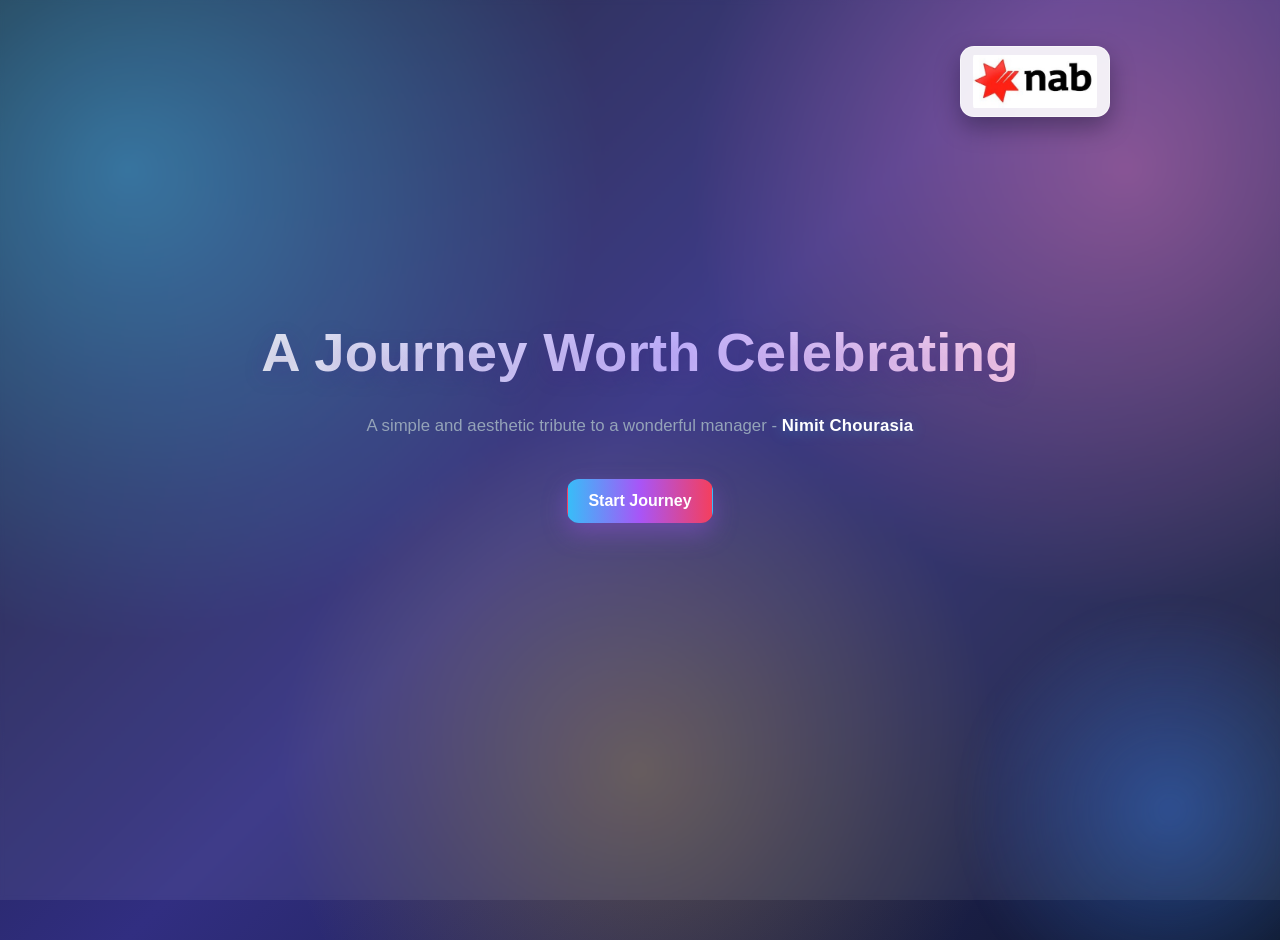
<file: index.html>
<!DOCTYPE html>
<html lang="en">
<head>
  <meta charset="UTF-8" />
  <meta name="viewport" content="width=device-width, initial-scale=1.0" />
  <title>Farewell Nimit Chourasia</title>
  <link rel="stylesheet" href="css/style.css" />
</head>
<body class="page-intro">
  <div class="bg-blur"></div>
  <main class="container hero">
    <img src="nab-logo.jpg" alt="NAB logo" class="intro-logo" />
    <h1>A Journey Worth Celebrating</h1>
    <p class="subtitle">
      A simple and aesthetic tribute to a wonderful manager -
      <span class="name-highlight">Nimit Chourasia</span>
    </p>

    <div class="button-row">
      <a class="btn btn-primary" href="memories.html">Start Journey</a>
    </div>
  </main>
</body>
</html>
</file>
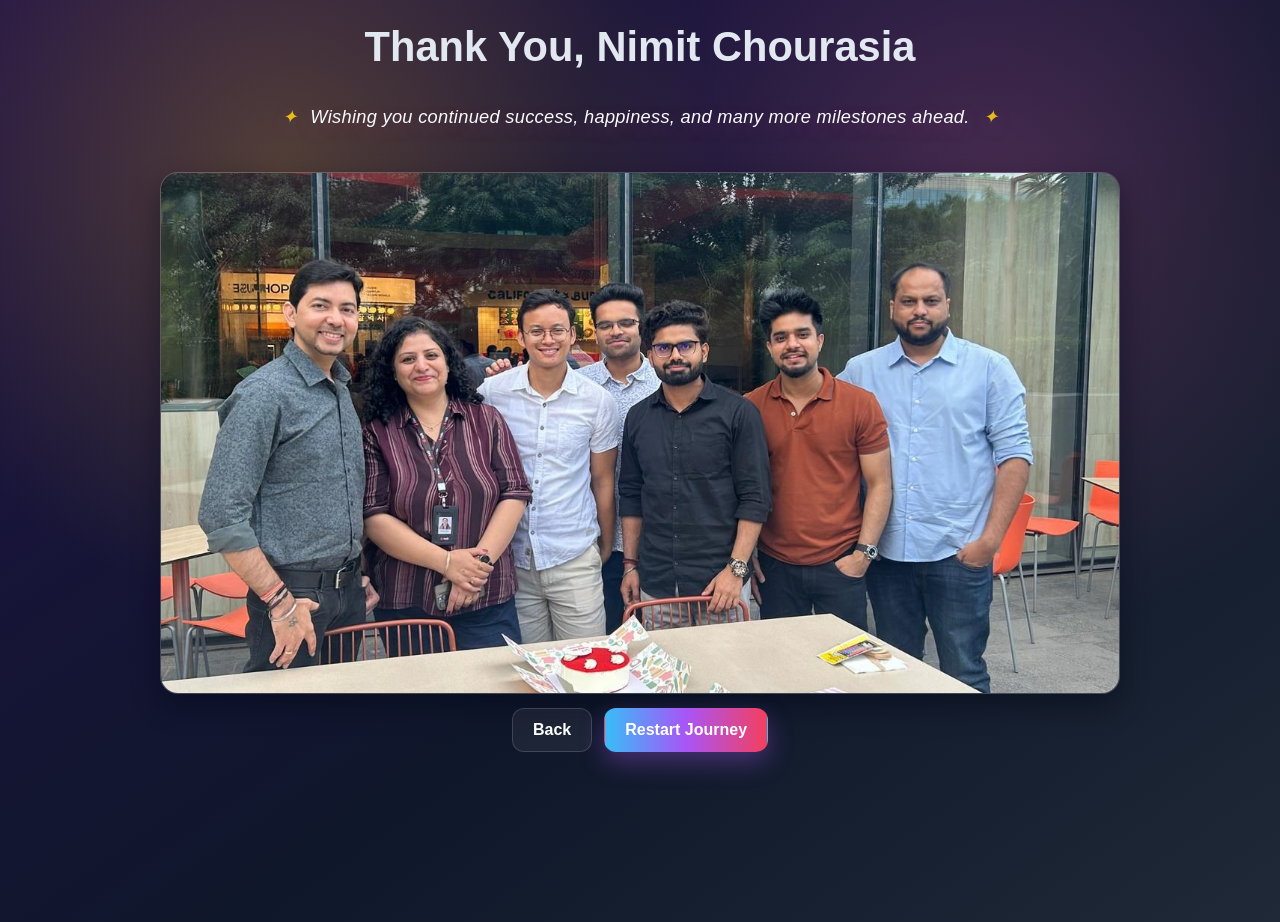
<file: final-thanks.html>
<!DOCTYPE html>
<html lang="en">
<head>
  <meta charset="UTF-8" />
  <meta name="viewport" content="width=device-width, initial-scale=1.0" />
  <title>Final Thanks - Nimit Chourasia</title>
  <link rel="stylesheet" href="css/style.css" />
</head>
<body class="page-final">
  <main class="container">
    <section class="hero final-hero">
      <h2>Thank You, Nimit Chourasia</h2>
      <p class="subtitle final-wish">
        Wishing you continued success, happiness, and many more milestones ahead.
      </p>
    </section>

    <section class="farewell-photo-wrap">
      <img src="Image.jpg" alt="Farewell memory with Nimit Chourasia" class="farewell-photo" />
    </section>

    <div class="button-row mt">
      <a class="btn btn-secondary" href="future-question.html">Back</a>
      <a class="btn btn-primary" href="index.html">Restart Journey</a>
    </div>
  </main>
</body>
</html>
</file>
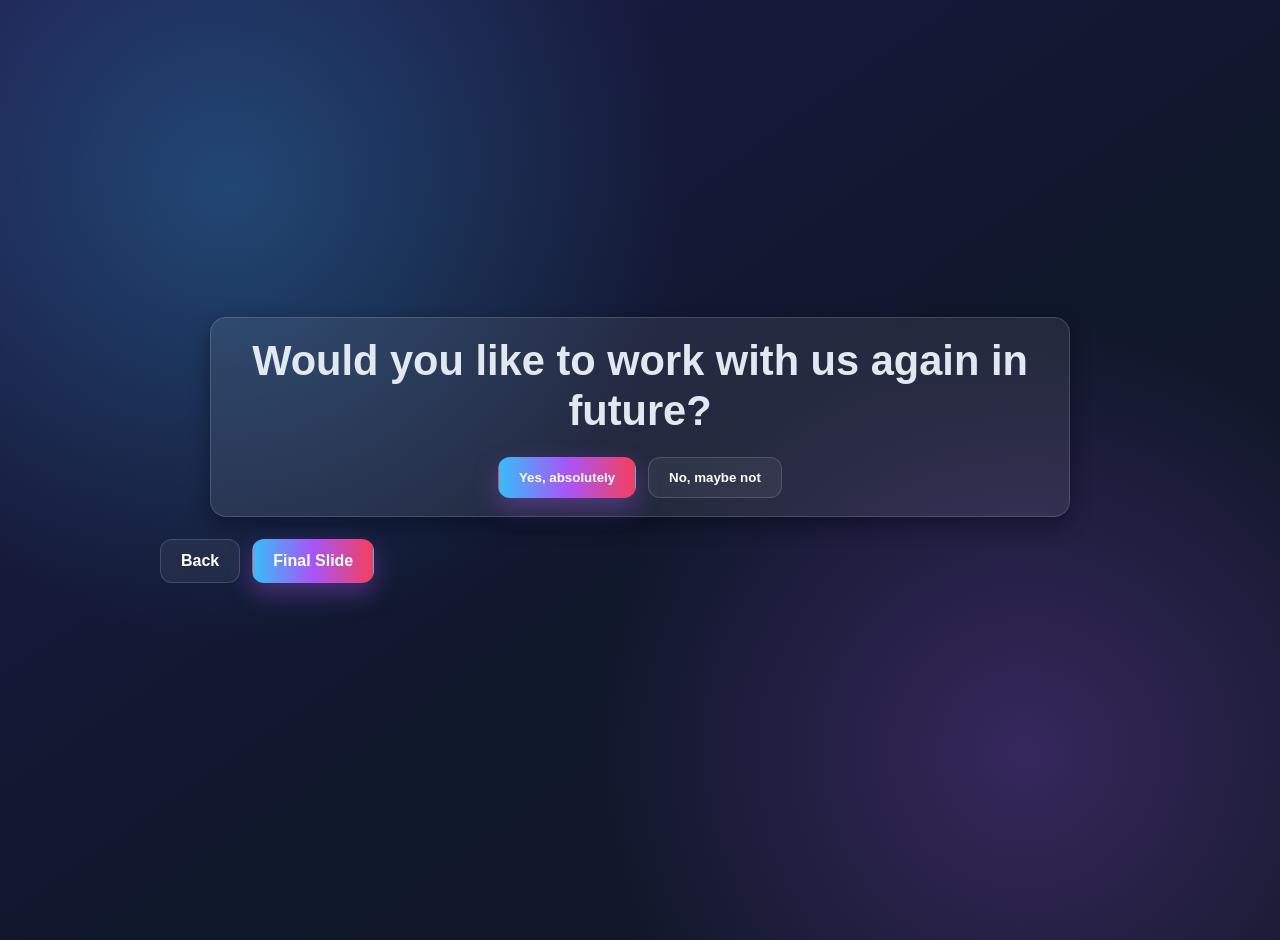
<file: future-question.html>
<!DOCTYPE html>
<html lang="en">
<head>
  <meta charset="UTF-8" />
  <meta name="viewport" content="width=device-width, initial-scale=1.0" />
  <title>Future Question - Nimit Chourasia</title>
  <link rel="stylesheet" href="css/style.css" />
</head>
<body class="page-choice">
  <main class="container">
    <section class="card choice-card">
      <h2>Would you like to work with us again in future?</h2>

      <div class="button-row choice-actions">
        <button id="choice-yes" class="btn btn-primary" type="button">Yes, absolutely</button>
        <button id="choice-no" class="btn btn-secondary" type="button">No, maybe not</button>
      </div>

      <section id="choice-response" class="choice-response" aria-live="polite"></section>
    </section>

    <div class="button-row mt">
      <a class="btn btn-secondary" href="thank-you.html">Back</a>
      <a class="btn btn-primary" href="final-thanks.html">Final Slide</a>
    </div>
  </main>

  <script src="js/main.js"></script>
</body>
</html>
</file>
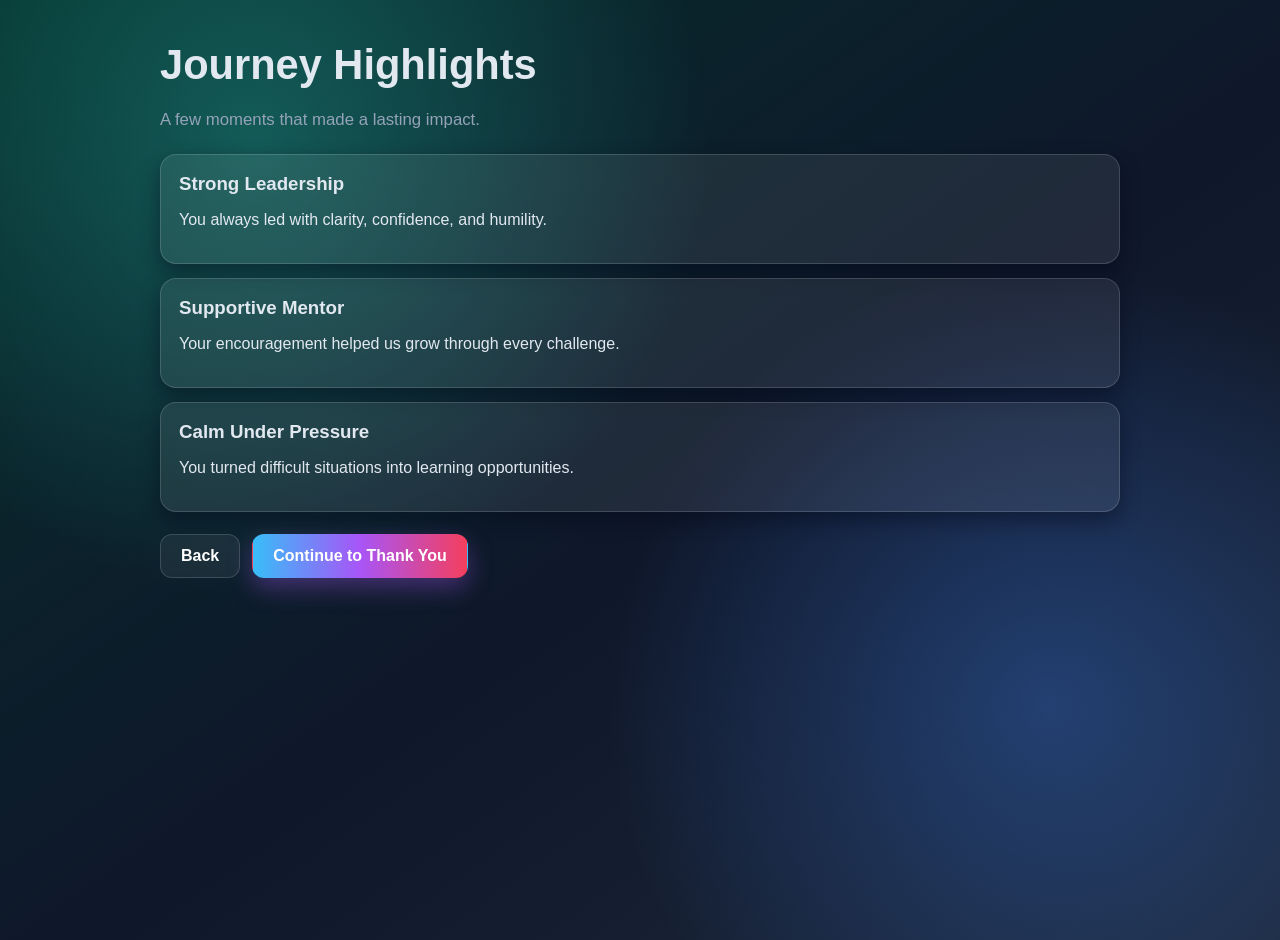
<file: memories.html>
<!DOCTYPE html>
<html lang="en">
<head>
  <meta charset="UTF-8" />
  <meta name="viewport" content="width=device-width, initial-scale=1.0" />
  <title>Memories - Nimit Chourasia</title>
  <link rel="stylesheet" href="css/style.css" />
</head>
<body class="page-memories">
  <main class="container">
    <h2>Journey Highlights</h2>
    <p class="subtitle">A few moments that made a lasting impact.</p>

    <section class="timeline">
      <div class="card">
        <h3>Strong Leadership</h3>
        <p>You always led with clarity, confidence, and humility.</p>
      </div>
      <div class="card">
        <h3>Supportive Mentor</h3>
        <p>Your encouragement helped us grow through every challenge.</p>
      </div>
      <div class="card">
        <h3>Calm Under Pressure</h3>
        <p>You turned difficult situations into learning opportunities.</p>
      </div>
    </section>

    <div class="button-row mt">
      <a class="btn btn-secondary" href="index.html">Back</a>
      <a class="btn btn-primary" href="thank-you.html">Continue to Thank You</a>
    </div>
  </main>
</body>
</html>
</file>
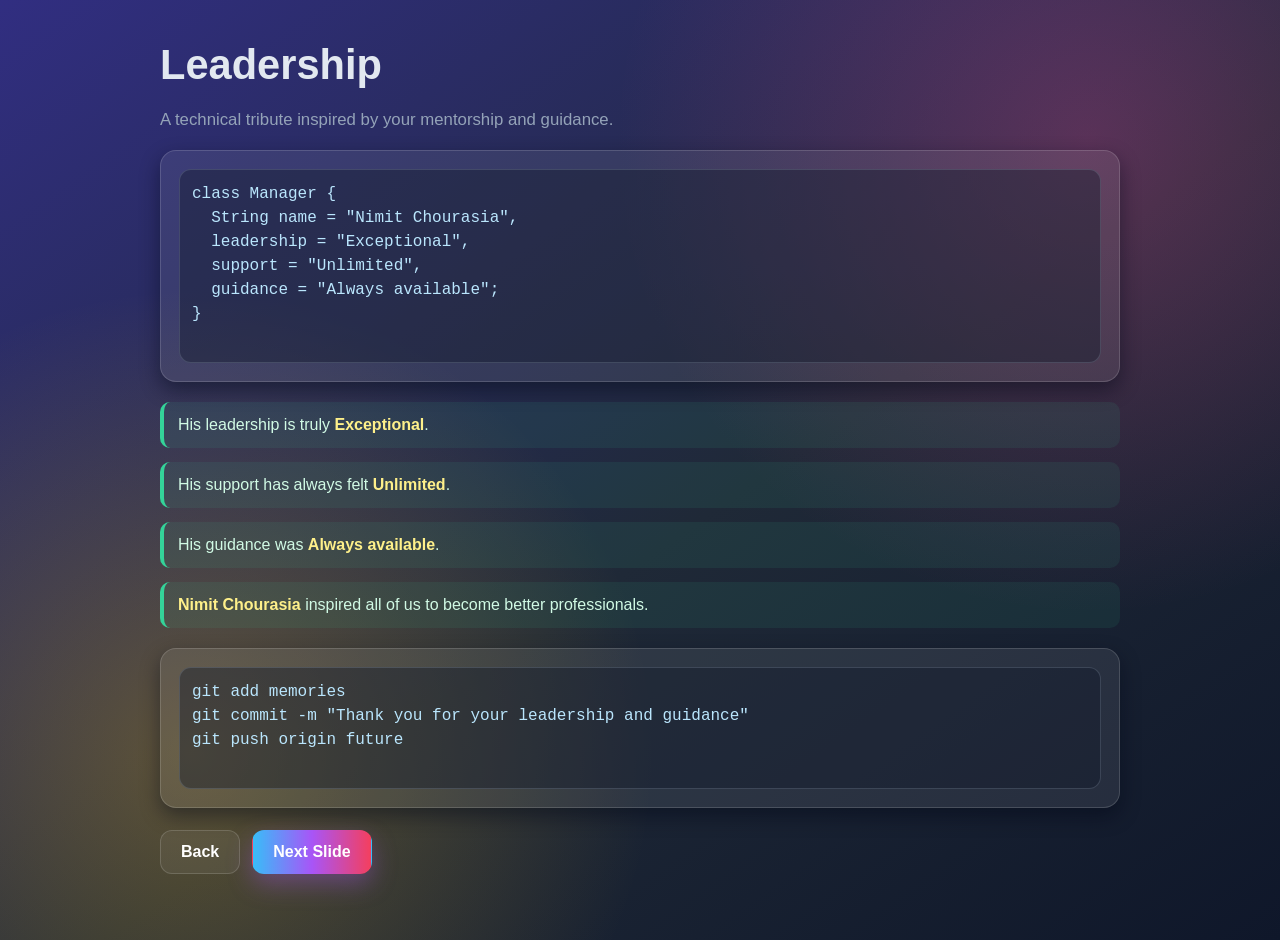
<file: thank-you.html>
<!DOCTYPE html>
<html lang="en">
<head>
  <meta charset="UTF-8" />
  <meta name="viewport" content="width=device-width, initial-scale=1.0" />
  <title>Leadership Notes - Nimit Chourasia</title>
  <link rel="stylesheet" href="css/style.css" />
</head>
<body class="page-thanks">
  <main class="container">
    <h2>Leadership</h2>
    <p class="subtitle">A technical tribute inspired by your mentorship and guidance.</p>

    <section class="card code-card">
      <pre>
class Manager {
  String name = "Nimit Chourasia",
  leadership = "Exceptional",
  support = "Unlimited",
  guidance = "Always available";
}
      </pre>
    </section>

    <section id="dynamic-lines" class="dynamic-lines"></section>

    <section class="card code-card git-commands-card">
      <pre>
git add memories
git commit -m "Thank you for your leadership and guidance"
git push origin future
      </pre>
    </section>

    <div class="button-row mt">
      <a class="btn btn-secondary" href="memories.html">Back</a>
      <a class="btn btn-primary" href="future-question.html">Next Slide</a>
    </div>
  </main>

  <script src="js/manager-data.js"></script>
  <script src="js/main.js"></script>
</body>
</html>
</file>
<file: css/style.css>
:root {
  --bg: #0f172a;
  --card: rgba(255, 255, 255, 0.08);
  --text: #e2e8f0;
  --muted: #94a3b8;
  --accent: #3b8df8;
  --accent-2: #a78bfa;
  --success: #34d399;
  --border: rgba(255, 255, 255, 0.15);
}

* {
  box-sizing: border-box;
}

@keyframes fadeIn {
  from {
      opacity: 0;
      transform: translateY(10px);
  }
  to {
      opacity: 1;
      transform: translateY(0);
  }
}

body {
  margin: 0;
  min-height: 100vh;
  font-family: "Segoe UI", Roboto, Arial, sans-serif;
  color: var(--text);
  background: linear-gradient(135deg, var(--bg), #020617);
  animation: fadeIn 0.8s ease;
}

body.page-intro {
  position: relative;
  overflow: hidden;
  background:
    radial-gradient(circle at 10% 18%, rgba(56,189,248,0.48) 0%, transparent 34%),
    radial-gradient(circle at 88% 18%, rgba(244,114,182,0.42) 0%, transparent 32%),
    radial-gradient(circle at 50% 82%, rgba(250,204,21,0.25) 0%, transparent 36%),
    linear-gradient(135deg, #111827 0%, #312e81 48%, #0f172a 100%);
}

body.page-intro:before {
  content: "";
  position: fixed;
  inset: 0;
  pointer-events: none;
  opacity: 0.28;
  background-image:
    linear-gradient(125deg, rgba(255,255,255,0.18) 0%, rgba(255,255,255,0.18) 30%),
    repeating-linear-gradient(
      -35deg,
      rgba(255,255,255,0.1) 0 2px,
      rgba(255,255,255,0.1) 2px 22px
    );
  z-index: -1;
}

body.page-intro:after {
  content: "";
  position: fixed;
  width: 420px;
  height: 420px;
  right: -100px;
  bottom: -120px;
  border-radius: 50%;
  background: radial-gradient(circle, rgba(59,130,246,0.42) 0%, rgba(59, 130, 246, 0) 70%);
  filter: blur(10px);
  pointer-events: none;
  z-index: -1;
}

body.page-memories {
  background:
    radial-gradient(circle at 20% 15%, rgba(45,212,191,0.3) 0%, transparent 35%),
    radial-gradient(circle at 82% 75%, rgba(59,130,246,0.32) 0%, transparent 35%),
    linear-gradient(145deg, #052e2b, #0f172a 55%, #1e293b);
}

body.page-thanks {
  background:
    radial-gradient(circle at 15% 80%, rgba(251,191,36,0.28) 0%, transparent 35%),
    radial-gradient(circle at 85% 15%, rgba(236,72,153,0.28) 0%, transparent 35%),
    linear-gradient(145deg, #312e81, #1f2937 55%, #0f172a);
}

body.page-final {
  background:
    radial-gradient(circle at 22% 18%, rgba(251, 191, 36, 0.25) 0%, transparent 35%),
    radial-gradient(circle at 78% 22%, rgba(244, 114, 182, 0.24) 0%, transparent 35%),
    linear-gradient(145deg, #1f1147, #0f172a 60%, #1f2937);
}

body.page-choice {
  background:
    radial-gradient(circle at 18% 20%, rgba(56,189,248,0.28) 0%, transparent 35%),
    radial-gradient(circle at 80% 80%, rgba(168,85,247,0.25) 0%, transparent 35%),
    linear-gradient(145deg, #1e1b4b, #0f172a 58%, #111827);
}

body.page-choice .container {
  min-height: calc(100vh - 80px);
  display: flex;
  flex-direction: column;
  justify-content: center;
}

.bg-blur {
  position: fixed;
  inset: 0;
  backdrop-filter: blur(2px);
  z-index: -1;
}

.container {
  width: min(960px, 92%);
  margin: 40px auto;
}

.hero {
  min-height: 78vh;
  position: relative;
  display: flex;
  flex-direction: column;
  justify-content: center;
  align-items: center;
  text-align: center;
  padding-top: 64px;
}

.intro-logo {
  position: absolute;
  top: 6px;
  right: 10px;
  z-index: 2;
  width: clamp(96px, 16vw, 150px);
  height: auto;
  border-radius: 14px;
  background: rgba(255, 255, 255, 0.9);
  padding: 8px 12px;
  box-shadow: 0 10px 24px rgba(2, 6, 23, 0.35);
  border: 1px solid rgba(255, 255, 255, 0.45);
}

.badge {
  display: inline-block;
  width: fit-content;
  padding: 8px 14px;
  border: 1px solid var(--border);
  border-radius: 999px;
  color: var(--accent);
  background: rgba(56, 189, 248, 0.12);
  margin-bottom: 12px;
}

h1,
h2 {
  margin: 0 0 12px;
  line-height: 1.2;
}

h1 {
  font-size: clamp(2rem, 5vw, 3.4rem);
}

body.page-intro h1 {
  line-height: 1.12;
  letter-spacing: 0.3px;
  background: linear-gradient(90deg, #e2e8f0, #c4b5fd 55%, #fbcfe8);
  -webkit-background-clip: text;
  -webkit-text-fill-color: transparent;
  text-shadow: 0 6px 22px rgba(76, 29, 149, 0.22);
}

h2 {
  font-size: clamp(1.8rem, 3.5vw, 2.6rem);
}

.gradient-text {
  background: linear-gradient(90deg, var(--accent), var(--accent-2));
  -webkit-background-clip: text;
  -webkit-text-fill-color: transparent;
}

.subtitle {
  color: var(--muted);
  font-size: 1.05rem;
  max-width: 740px;
  line-height: 1.6;
}

.name-highlight {
  color: #ffffff;
  font-weight: 700;
  text-shadow: 0 2px 14px rgba(56, 189, 248, 0.35);
  letter-spacing: 0.2px;
}

.button-row {
  display: flex;
  gap: 12px;
  flex-wrap: wrap;
  margin-top: 22px;
}

.btn {
  text-decoration: none;
  color: white;
  padding: 12px 20px;
  border-radius: 12px;
  font-weight: 600;
  transition: 0.25s ease;
  border: 1px solid transparent;
}

.btn-primary {
  background: linear-gradient(90deg, #38bdf8, #a855f7, #f43f5e);
  box-shadow: 0 10px 24px rgba(168, 85, 247, 0.35);
}

.btn-primary:hover {
  transform: translateY(-2px);
  box-shadow: 0 14px 30px rgba(244, 63, 94, 0.35);
}

.btn-secondary {
  background: rgba(255, 255, 255, 0.06);
  border-color: var(--border);
}

.btn-secondary:hover {
  background: rgba(255, 255, 255, 0.12);
}

.timeline,
.dynamic-lines {
    display: grid;
    gap: 14px;
    margin-top: 20px;
}

.card {
  background: var(--card);
  border: 1px solid var(--border);
  border-radius: 16px;
  padding: 18px;
  box-shadow: 0 8px 20px rgba(2,6,23,0.45);
}

.card h3 {
    margin-top: 0;
    margin-bottom: 8px;
}

.code-card pre {
  margin: 0;
  color: #bae6fd;
  white-space: pre;
  overflow-x: auto;
  line-height: 1.5;
  font-family: Consolas, Monaco, monospace;
  background: rgba(15, 23, 42, 0.4);
  border: 1px solid rgba(148, 163, 184, 0.25);
  border-radius: 12px;
  padding: 12px;
}

.git-commands-card {
  margin-top: 20px;
}

.line {
    background: rgba(52, 211, 153, 0.08);
    border-left: 4px solid var(--success);
    padding: 14px;
    border-radius: 10px;
    margin: 0;
    color: #d1fae5;
    font-size: 1rem;
}

.highlight {
    color: #fef08a;
    font-weight: 700;
}

.mt {
    margin-top: 22px;
}

.farewell-photo-wrap {
    margin-top: 22px;
    border-radius: 18px;
    overflow: hidden;
    border: 1px solid var(--border);
    box-shadow: 0 12px 28px rgba(2, 6, 23, 0.45);
    background: rgba(255, 255, 255, 0.06);
}

.farewell-photo {
    width: 100%;
    display: block;
    max-height: 480px;
    object-fit: cover;
}

.final-hero {
    min-height: auto;
    margin-bottom: 10px;
    padding-top: 0;
    justify-content: flex-start;
}

.final-wish {
    font-style: italic;
    color: #f8fafc;
    font-size: 1.14rem;
    letter-spacing: 0.3px;
    text-shadow: 0 6px 20px rgba(244, 114, 182, 0.28);
    max-width: 760px;
}

.final-wish::before,
.final-wish::after {
    content: "✦";
    color: rgba(250, 204, 21, 0.9);
    margin: 0 8px;
}

.choice-card {
    max-width: 860px;
    margin: 0 auto;
    text-align: center;
}

.choice-actions {
    justify-content: center;
}

body.page-final .container {
  margin-top: 22px;
  margin-bottom: 24px;
}

body.page-final .button-row {
  margin-top: 14px;
  justify-content: center;
}

body.page-final .farewell-photo {
  max-height: min(62vh, 520px);
}

.choice-response {
    margin-top: 18px;
    padding: 16px;
    border-radius: 14px;
    border: 1px solid var(--border);
    display: none;
}

.choice-response.show {
    display: block;
}

.choice-response h3 {
 margin-top: 0;
 margin-bottom: 8px;
}

.choice-response p {
    margin: 0;
    line-height: 1.6;
}

.response-positive {
    background: rgba(16,185,129,0.12);
    border-color: rgba(16,185,129,0.45);
}

.response-funny {
    background: rgba(244,114,182,0.12);
    border-color: rgba(244,114,182,0.45);
}

.evasive-no {
    position: relative;
    transition: transform 0.18s ease;
    will-change: transform;
}

@media (max-width: 768px) {
  .container {
    width: min(960px, 94%);
    margin: 24px auto;
  }

  .hero {
    min-height: 72vh;
    padding-top: 56px;
  }

  h1 {
    font-size: clamp(1.7rem, 7vw, 2.35rem);
  }

  h2 {
    font-size: clamp(1.45rem, 6vw, 2rem);
  }

  .subtitle {
    font-size: 0.98rem;
  }

  .final-wish {
    font-size: 1.03rem;
  }

  .intro-logo {
    width: clamp(88px, 26vw, 130px);
    top: 2px;
    right: 4px;
    padding: 7px 10px;
  }

  .button-row {
    width: 100%;
    justify-content: center;
  }

  .btn {
    width: 100%;
    max-width: 320px;
    text-align: center;
  }

  .choice-actions .btn {
    max-width: 100%;
  }

  .card {
    padding: 15px;
  }

  .choice-card {
    margin-top: 10px;
  }

  .farewell-photo {
    max-height: 360px;
  }

  body.page-final .container {
    margin-top: 16px;
  }

  body.page-final .final-hero {
    min-height: auto;
    padding-top: 0;
    margin-bottom: 6px;
  }

  body.page-final .farewell-photo {
    max-height: min(54vh, 360px);
  }

  .code-card pre {
    white-space: pre-wrap;
  }
}

@media (max-width: 480px) {
  body.page-choice .container {
    min-height: calc(100vh - 36px);
  }

  .container {
    width: 94%;
    margin: 16px auto 20px;
  }

  .hero {
    min-height: 68vh;
    padding-top: 52px;
  }

  .intro-logo {
    width: 96px;
    right: 2px;
    top: 0;
    padding: 6px 8px;
  }

  .subtitle {
    font-size: 0.94rem;
    line-height: 1.5;
  }

  .btn {
    padding: 11px 14px;
    border-radius: 10px;
    font-size: 0.95rem;
  }

  .final-wish {
    font-size: 0.96rem;
  }

  .final-wish:before,
  .final-wish:after {
    display: none;
  }

  .choice-response {
    padding: 13px;
  }

  .farewell-photo {
    max-height: 280px;
  }

  body.page-final .container {
    margin-top: 10px;
    margin-bottom: 16px;
  }

  body.page-final .final-hero {
    min-height: auto;
    padding-top: 0;
    margin-bottom: 4px;
  }

  body.page-final .farewell-photo-wrap {
    margin-top: 12px;
  }

  body.page-final .button-row {
    margin-bottom: 12px;
  }

  body.page-final .farewell-photo {
    max-height: min(48vh, 280px);
  }
}
</file>
